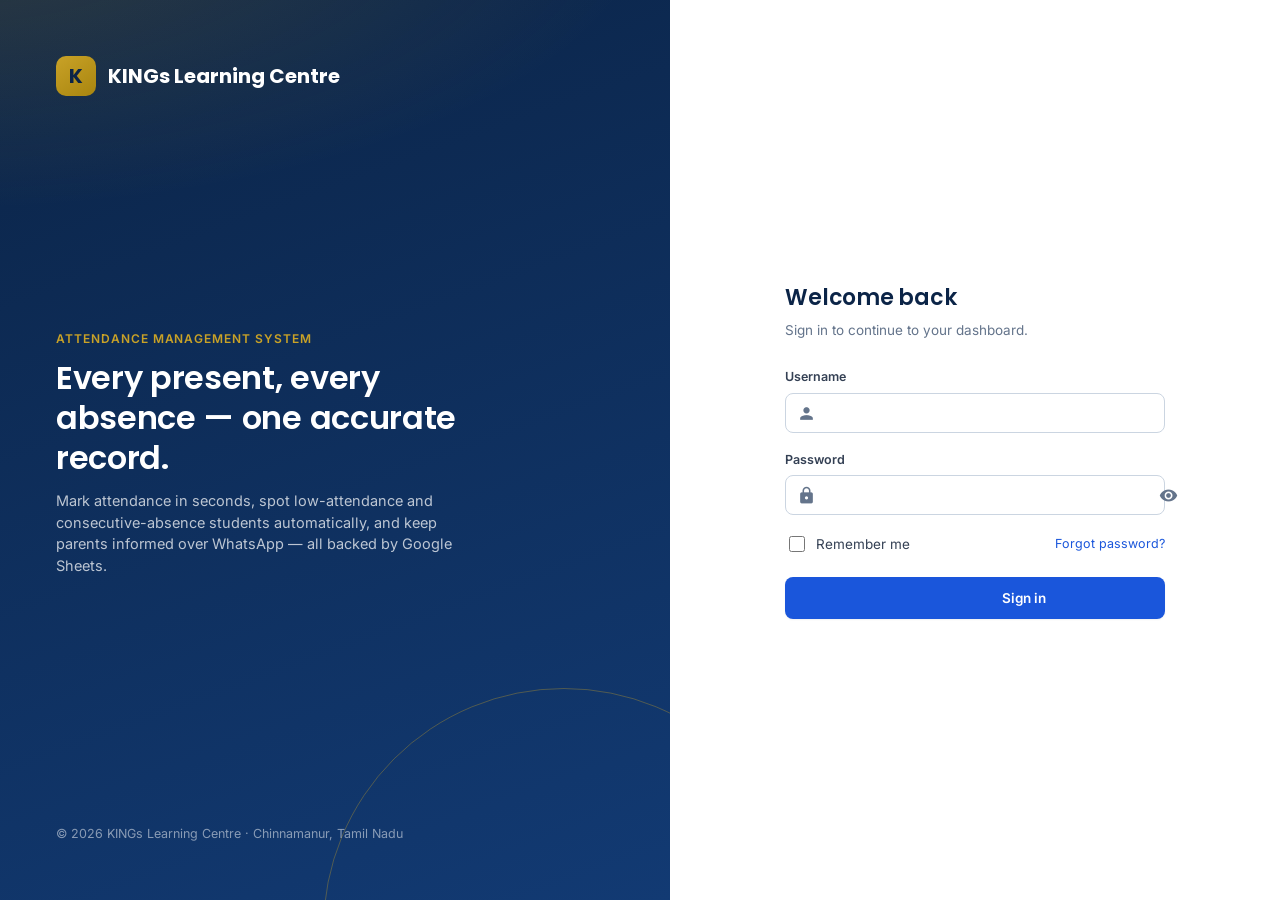
<file: index.html>
<!DOCTYPE html>
<html lang="en">
<head>
<meta charset="UTF-8">
<title>KINGs Learning Centre — Attendance</title>
<meta name="viewport" content="width=device-width, initial-scale=1.0">
<script src="script.js"></script>
<script>
  // Simple entry gate: send the user to the right page.
  (function () {
    const token = Session.getToken();
    location.replace(token ? 'dashboard.html' : 'login.html');
  })();
</script>
</head>
<body>
</body>
</html>
</file>
<file: style.css>
/* =========================================================================
   KINGs Learning Centre — Attendance Management System
   style.css — design tokens + shared components

   Palette (regal blue + gold, on a clean white ERP surface):
     --navy-900  #0b2447   primary dark / sidebar
     --navy-700  #123a73   secondary dark
     --blue-600  #1a56db   primary action
     --blue-50   #eaf0fd   tints / hover
     --gold-500  #c9a227   signature accent (the "Kings" crest colour)
     --gold-100  #f6ecc9
     --bg        #f4f6fb   app background
     --surface   #ffffff
     --ink-900   #101828   primary text
     --ink-500   #64748b   secondary text
     --ink-300   #cbd5e1   borders
     --success   #12b76a
     --danger    #e4483b
     --warning   #f79009
   ========================================================================= */

@import url('https://fonts.googleapis.com/css2?family=Poppins:wght@500;600;700&family=Inter:wght@400;500;600;700&display=swap');

:root {
  --navy-900: #0b2447;
  --navy-800: #0e2f5a;
  --navy-700: #123a73;
  --blue-600: #1a56db;
  --blue-500: #2f6fef;
  --blue-50: #eaf0fd;
  --gold-500: #c9a227;
  --gold-600: #a8850f;
  --gold-100: #f6ecc9;
  --bg: #f4f6fb;
  --surface: #ffffff;
  --ink-900: #101828;
  --ink-700: #344054;
  --ink-500: #64748b;
  --ink-300: #cbd5e1;
  --ink-100: #eef1f6;
  --success: #12b76a;
  --success-bg: #e7f8ef;
  --danger: #e4483b;
  --danger-bg: #fdeceb;
  --warning: #f79009;
  --warning-bg: #fef3e2;
  --radius: 12px;
  --radius-sm: 8px;
  --shadow-sm: 0 1px 2px rgba(16, 24, 40, 0.06);
  --shadow-md: 0 4px 16px rgba(16, 24, 40, 0.08);
  --shadow-lg: 0 12px 32px rgba(11, 36, 71, 0.14);
  --sidebar-w: 248px;
  --topbar-h: 68px;
}

* { box-sizing: border-box; }
html, body { height: 100%; }
body {
  margin: 0;
  background: var(--bg);
  color: var(--ink-900);
  font-family: 'Inter', -apple-system, BlinkMacSystemFont, 'Segoe UI', sans-serif;
  font-size: 14px;
  line-height: 1.5;
  -webkit-font-smoothing: antialiased;
}
h1, h2, h3, h4, .display {
  font-family: 'Poppins', 'Inter', sans-serif;
  color: var(--navy-900);
  margin: 0;
  font-weight: 600;
  letter-spacing: -0.01em;
}
a { color: var(--blue-600); text-decoration: none; }
button { font-family: inherit; }
::selection { background: var(--gold-100); }

/* ---- Scrollbar ---------------------------------------------------------- */
::-webkit-scrollbar { width: 8px; height: 8px; }
::-webkit-scrollbar-thumb { background: var(--ink-300); border-radius: 8px; }

/* ---- Utility ------------------------------------------------------------ */
.hidden { display: none !important; }
.flex { display: flex; }
.flex-1 { flex: 1; }
.row { display: flex; align-items: center; gap: 10px; }
.row.wrap { flex-wrap: wrap; }
.gap-8 { gap: 8px; } .gap-12 { gap: 12px; } .gap-16 { gap: 16px; }
.muted { color: var(--ink-500); }
.text-sm { font-size: 12.5px; }
.mt-8 { margin-top: 8px; } .mt-16 { margin-top: 16px; } .mt-24 { margin-top: 24px; }
.mb-8 { margin-bottom: 8px; } .mb-16 { margin-bottom: 16px; } .mb-24 { margin-bottom: 24px; }
.w-full { width: 100%; }
.text-right { text-align: right; }
.text-center { text-align: center; }

.material-icons { font-size: 20px; line-height: 1; vertical-align: middle; }

/* =========================================================================
   LOGIN PAGE
   ========================================================================= */
.login-shell {
  min-height: 100vh;
  display: grid;
  grid-template-columns: 1.1fr 1fr;
  background: var(--navy-900);
}
.login-brand {
  position: relative;
  padding: 56px;
  color: #fff;
  display: flex;
  flex-direction: column;
  justify-content: space-between;
  background:
    radial-gradient(1200px 500px at -10% -10%, rgba(201,162,39,0.20), transparent 60%),
    linear-gradient(160deg, var(--navy-900) 0%, var(--navy-700) 100%);
  overflow: hidden;
}
.login-brand::after {
  content: '';
  position: absolute; inset: auto -20% -30% auto;
  width: 480px; height: 480px; border-radius: 50%;
  border: 1px solid rgba(201,162,39,0.35);
}
.login-crest {
  display: flex; align-items: center; gap: 12px; font-family: 'Poppins', sans-serif; font-weight: 700; font-size: 20px;
}
.login-crest .crest-icon {
  width: 40px; height: 40px; border-radius: 10px;
  background: linear-gradient(145deg, var(--gold-500), var(--gold-600));
  display: flex; align-items: center; justify-content: center; color: var(--navy-900); font-size: 20px;
}
.login-tagline { max-width: 420px; z-index: 1; }
.login-tagline .eyebrow { color: var(--gold-500); font-weight: 600; letter-spacing: 0.08em; font-size: 12px; text-transform: uppercase; }
.login-tagline h1 { color: #fff; font-size: 32px; line-height: 1.25; margin-top: 10px; }
.login-tagline p { color: rgba(255,255,255,0.72); margin-top: 12px; font-size: 14.5px; }
.login-foot { z-index: 1; color: rgba(255,255,255,0.5); font-size: 12.5px; }

.login-panel { display: flex; align-items: center; justify-content: center; background: var(--surface); padding: 24px; }
.login-card { width: 100%; max-width: 380px; }
.login-card h2 { font-size: 22px; }
.login-card .sub { color: var(--ink-500); margin-top: 6px; margin-bottom: 28px; font-size: 13.5px; }

.field { margin-bottom: 18px; }
.field label { display: block; font-size: 12.5px; font-weight: 600; color: var(--ink-700); margin-bottom: 6px; }
.field .input-wrap { position: relative; }
.field .input-wrap .material-icons { position: absolute; left: 12px; top: 50%; transform: translateY(-50%); color: var(--ink-500); font-size: 19px; }
.input, select.input, textarea.input {
  width: 100%; padding: 11px 14px; border: 1.5px solid var(--ink-300); border-radius: var(--radius-sm);
  font-size: 14px; background: var(--surface); color: var(--ink-900); transition: border-color .15s, box-shadow .15s;
}
.field .input-wrap .input { padding-left: 40px; }
.input:focus, select.input:focus, textarea.input:focus {
  outline: none; border-color: var(--blue-500); box-shadow: 0 0 0 3px var(--blue-50);
}
.toggle-visibility { position: absolute; right: 10px; top: 50%; transform: translateY(-50%); background: none; border: none; color: var(--ink-500); cursor: pointer; padding: 4px; }

.checkbox-row { display: flex; align-items: center; gap: 8px; font-size: 13.5px; color: var(--ink-700); }
.checkbox-row input { width: 16px; height: 16px; accent-color: var(--blue-600); }

.btn {
  display: inline-flex; align-items: center; justify-content: center; gap: 8px;
  padding: 11px 18px; border-radius: var(--radius-sm); font-weight: 600; font-size: 13.5px;
  border: 1.5px solid transparent; cursor: pointer; transition: transform .05s ease, background .15s, border-color .15s, box-shadow .15s;
  white-space: nowrap;
}
.btn:active { transform: translateY(1px); }
.btn-primary { background: var(--blue-600); color: #fff; box-shadow: var(--shadow-sm); }
.btn-primary:hover { background: #1748bf; }
.btn-gold { background: linear-gradient(145deg, var(--gold-500), var(--gold-600)); color: var(--navy-900); }
.btn-gold:hover { filter: brightness(1.05); }
.btn-outline { background: var(--surface); color: var(--ink-700); border-color: var(--ink-300); }
.btn-outline:hover { border-color: var(--blue-500); color: var(--blue-600); }
.btn-danger { background: var(--danger-bg); color: var(--danger); }
.btn-danger:hover { background: #fbdedb; }
.btn-ghost { background: transparent; color: var(--ink-700); }
.btn-ghost:hover { background: var(--ink-100); }
.btn-sm { padding: 7px 12px; font-size: 12.5px; }
.btn-block { width: 100%; }
.btn:disabled { opacity: 0.55; cursor: not-allowed; }
.btn .material-icons { font-size: 18px; }

.login-error {
  background: var(--danger-bg); color: var(--danger); border-radius: var(--radius-sm);
  padding: 10px 12px; font-size: 13px; margin-bottom: 16px; display: none;
}
.login-error.show { display: block; }

@media (max-width: 860px) {
  .login-shell { grid-template-columns: 1fr; }
  .login-brand { padding: 32px; min-height: 220px; }
  .login-tagline h1 { font-size: 24px; }
}

/* =========================================================================
   APP SHELL (sidebar + topbar)
   ========================================================================= */
.app-shell { display: flex; min-height: 100vh; }

.sidebar {
  width: var(--sidebar-w); flex-shrink: 0; background: var(--navy-900); color: #fff;
  display: flex; flex-direction: column; position: fixed; top: 0; left: 0; bottom: 0; z-index: 40;
  transition: transform .2s ease;
}
.sidebar-brand { display: flex; align-items: center; gap: 10px; padding: 20px 20px 16px; border-bottom: 1px solid rgba(255,255,255,0.08); }
.sidebar-brand .crest-icon { width: 34px; height: 34px; border-radius: 9px; background: linear-gradient(145deg, var(--gold-500), var(--gold-600)); display: flex; align-items: center; justify-content: center; color: var(--navy-900); font-weight: 700; font-family: 'Poppins',sans-serif; flex-shrink: 0; }
.sidebar-brand .name { font-family: 'Poppins', sans-serif; font-weight: 600; font-size: 14.5px; line-height: 1.3; }
.sidebar-brand .name small { display: block; font-weight: 400; color: rgba(255,255,255,0.55); font-size: 11px; }

.nav { flex: 1; padding: 14px 12px; overflow-y: auto; }
.nav-item {
  display: flex; align-items: center; gap: 12px; padding: 10px 12px; border-radius: var(--radius-sm);
  color: rgba(255,255,255,0.75); font-size: 13.5px; font-weight: 500; cursor: pointer; margin-bottom: 2px;
  border-left: 3px solid transparent; transition: background .15s, color .15s;
}
.nav-item .material-icons { font-size: 20px; }
.nav-item:hover { background: rgba(255,255,255,0.06); color: #fff; }
.nav-item.active { background: rgba(201,162,39,0.14); color: #fff; border-left-color: var(--gold-500); }

.sidebar-foot { padding: 14px 16px; border-top: 1px solid rgba(255,255,255,0.08); }
.sidebar-user { display: flex; align-items: center; gap: 10px; }
.avatar { width: 34px; height: 34px; border-radius: 50%; background: var(--blue-600); color: #fff; display: flex; align-items: center; justify-content: center; font-weight: 600; font-size: 13px; flex-shrink: 0; }
.sidebar-user .u-name { font-size: 13px; font-weight: 600; }
.sidebar-user .u-role { font-size: 11px; color: rgba(255,255,255,0.55); }
.logout-btn { margin-top: 10px; width: 100%; }

.main { margin-left: var(--sidebar-w); flex: 1; min-width: 0; display: flex; flex-direction: column; }

.topbar {
  height: var(--topbar-h); background: var(--surface); border-bottom: 1px solid var(--ink-100);
  display: flex; align-items: center; justify-content: space-between; padding: 0 24px; position: sticky; top: 0; z-index: 30;
}
.topbar h1 { font-size: 19px; }
.topbar .topbar-right { display: flex; align-items: center; gap: 18px; }
.topbar .clock { text-align: right; font-size: 12.5px; color: var(--ink-500); }
.topbar .clock .t { color: var(--ink-900); font-weight: 600; font-size: 13.5px; }
.menu-toggle { display: none; background: none; border: none; cursor: pointer; color: var(--ink-700); }

.page { padding: 24px; max-width: 1400px; width: 100%; margin: 0 auto; }

.sidebar-backdrop { display: none; position: fixed; inset: 0; background: rgba(11,36,71,0.5); z-index: 35; }

@media (max-width: 980px) {
  .sidebar { transform: translateX(-100%); }
  .sidebar.open { transform: translateX(0); }
  .main { margin-left: 0; }
  .menu-toggle { display: inline-flex; }
  .sidebar-backdrop.show { display: block; }
}

/* =========================================================================
   CARDS / STATS
   ========================================================================= */
.card {
  background: var(--surface); border-radius: var(--radius); box-shadow: var(--shadow-sm);
  border: 1px solid var(--ink-100); padding: 20px;
}
.card-title { font-size: 14.5px; font-weight: 600; color: var(--navy-900); margin-bottom: 14px; display: flex; align-items: center; justify-content: space-between; }

.stat-grid { display: grid; grid-template-columns: repeat(5, 1fr); gap: 16px; }
.stat-card {
  background: var(--surface); border-radius: var(--radius); padding: 18px; border: 1px solid var(--ink-100);
  border-top: 3px solid var(--gold-500); box-shadow: var(--shadow-sm); position: relative; overflow: hidden;
}
.stat-card .label { font-size: 12px; color: var(--ink-500); font-weight: 600; text-transform: uppercase; letter-spacing: 0.03em; }
.stat-card .value { font-family: 'Poppins', sans-serif; font-size: 28px; font-weight: 700; color: var(--navy-900); margin-top: 6px; }
.stat-card .icon { position: absolute; right: 14px; top: 14px; width: 38px; height: 38px; border-radius: 10px; background: var(--blue-50); color: var(--blue-600); display: flex; align-items: center; justify-content: center; }
.stat-card.present .icon { background: var(--success-bg); color: var(--success); }
.stat-card.absent .icon { background: var(--danger-bg); color: var(--danger); }
.stat-card.na .icon { background: var(--warning-bg); color: var(--warning); }

@media (max-width: 1200px) { .stat-grid { grid-template-columns: repeat(3, 1fr); } }
@media (max-width: 700px) { .stat-grid { grid-template-columns: repeat(2, 1fr); } }

.chart-grid { display: grid; grid-template-columns: 1.3fr 1fr; gap: 16px; margin-top: 16px; }
.chart-card canvas { max-height: 280px; }
@media (max-width: 980px) { .chart-grid { grid-template-columns: 1fr; } }

.quick-actions { display: flex; gap: 12px; flex-wrap: wrap; margin-top: 16px; }
.quick-actions .btn { flex: 1; min-width: 160px; }

/* =========================================================================
   TABLES
   ========================================================================= */
.table-wrap { overflow-x: auto; border-radius: var(--radius); border: 1px solid var(--ink-100); }
table.data-table { width: 100%; border-collapse: collapse; background: var(--surface); font-size: 13.5px; }
table.data-table thead th {
  background: var(--navy-900); color: #fff; text-align: left; padding: 12px 14px; font-weight: 600;
  font-size: 12.5px; text-transform: uppercase; letter-spacing: 0.03em; white-space: nowrap; position: sticky; top: 0;
}
table.data-table tbody td { padding: 11px 14px; border-bottom: 1px solid var(--ink-100); color: var(--ink-700); white-space: nowrap; }
table.data-table tbody tr:nth-child(even) { background: #fafbfd; }
table.data-table tbody tr:hover { background: var(--blue-50); }
table.data-table tbody tr:last-child td { border-bottom: none; }
.table-empty { padding: 40px 20px; text-align: center; color: var(--ink-500); }
.table-empty .material-icons { font-size: 40px; color: var(--ink-300); margin-bottom: 8px; }

.badge { display: inline-flex; align-items: center; gap: 4px; padding: 4px 10px; border-radius: 999px; font-size: 11.5px; font-weight: 700; text-transform: uppercase; letter-spacing: 0.02em; }
.badge-present { background: var(--success-bg); color: var(--success); }
.badge-absent { background: var(--danger-bg); color: var(--danger); }
.badge-na { background: var(--warning-bg); color: var(--warning); }
.badge-admin { background: var(--gold-100); color: var(--gold-600); }
.badge-staff { background: var(--blue-50); color: var(--blue-600); }
.badge-active { background: var(--success-bg); color: var(--success); }
.badge-inactive { background: var(--ink-100); color: var(--ink-500); }

/* =========================================================================
   FORMS / FILTER BARS / TOOLBAR
   ========================================================================= */
.toolbar { display: flex; gap: 12px; flex-wrap: wrap; align-items: center; margin-bottom: 16px; }
.toolbar .search-box { position: relative; flex: 1; min-width: 220px; }
.toolbar .search-box .material-icons { position: absolute; left: 12px; top: 50%; transform: translateY(-50%); color: var(--ink-500); }
.toolbar .search-box input { padding-left: 40px; }
.filter-select { min-width: 140px; }

.form-grid { display: grid; grid-template-columns: repeat(2, 1fr); gap: 16px 20px; }
@media (max-width: 700px) { .form-grid { grid-template-columns: 1fr; } }

/* =========================================================================
   ATTENDANCE MARKING GRID
   ========================================================================= */
.attendance-list { display: flex; flex-direction: column; gap: 8px; margin-top: 12px; }
.attendance-row {
  display: flex; align-items: center; gap: 16px; padding: 12px 16px; border: 1px solid var(--ink-100);
  border-radius: var(--radius-sm); background: var(--surface);
}
.attendance-row .a-name { flex: 1; font-weight: 600; color: var(--ink-900); font-size: 13.5px; }
.attendance-row .a-sub { font-size: 12px; color: var(--ink-500); }
.status-toggle { display: flex; gap: 6px; }
.status-btn {
  padding: 7px 14px; border-radius: 999px; border: 1.5px solid var(--ink-300); background: var(--surface);
  color: var(--ink-500); font-size: 12px; font-weight: 700; cursor: pointer; text-transform: uppercase; letter-spacing: 0.02em;
  transition: all .12s;
}
.status-btn.present.active { background: var(--success); border-color: var(--success); color: #fff; }
.status-btn.absent.active { background: var(--danger); border-color: var(--danger); color: #fff; }
.status-btn.na.active { background: var(--warning); border-color: var(--warning); color: #fff; }
.status-btn:hover { filter: brightness(0.97); }

/* =========================================================================
   MODAL / TOAST / LOADING
   ========================================================================= */
.modal-backdrop {
  position: fixed; inset: 0; background: rgba(11,36,71,0.45); display: flex; align-items: center; justify-content: center;
  z-index: 100; padding: 20px;
}
.modal { background: var(--surface); border-radius: var(--radius); width: 100%; max-width: 460px; box-shadow: var(--shadow-lg); overflow: hidden; }
.modal-head { padding: 18px 22px; border-bottom: 1px solid var(--ink-100); display: flex; align-items: center; justify-content: space-between; }
.modal-body { padding: 20px 22px; }
.modal-foot { padding: 16px 22px; border-top: 1px solid var(--ink-100); display: flex; justify-content: flex-end; gap: 10px; }
.modal-close { background: none; border: none; cursor: pointer; color: var(--ink-500); }

.toast-stack { position: fixed; top: 20px; right: 20px; z-index: 200; display: flex; flex-direction: column; gap: 10px; max-width: 340px; }
.toast {
  background: var(--navy-900); color: #fff; padding: 13px 16px; border-radius: var(--radius-sm); font-size: 13.5px;
  box-shadow: var(--shadow-lg); display: flex; align-items: center; gap: 10px; animation: toast-in .2s ease;
}
.toast.success { background: var(--success); }
.toast.error { background: var(--danger); }
.toast.warning { background: var(--warning); color: #3a2600; }
@keyframes toast-in { from { opacity: 0; transform: translateY(-8px); } to { opacity: 1; transform: translateY(0); } }

.loading-overlay {
  position: fixed; inset: 0; background: rgba(244,246,251,0.75); z-index: 300; display: flex; align-items: center; justify-content: center;
  flex-direction: column; gap: 12px;
}
.spinner { width: 38px; height: 38px; border: 3.5px solid var(--ink-300); border-top-color: var(--blue-600); border-radius: 50%; animation: spin .8s linear infinite; }
@keyframes spin { to { transform: rotate(360deg); } }
.loading-overlay .msg { color: var(--navy-900); font-weight: 600; font-size: 13.5px; }
.inline-spinner { width: 16px; height: 16px; border: 2.5px solid rgba(255,255,255,0.4); border-top-color: #fff; border-radius: 50%; animation: spin .7s linear infinite; display: inline-block; }

/* =========================================================================
   REPORT TABS
   ========================================================================= */
.tab-bar { display: flex; gap: 4px; background: var(--ink-100); padding: 4px; border-radius: 10px; overflow-x: auto; }
.tab-btn { padding: 9px 16px; border-radius: 8px; border: none; background: transparent; color: var(--ink-700); font-weight: 600; font-size: 12.5px; cursor: pointer; white-space: nowrap; }
.tab-btn.active { background: var(--surface); color: var(--navy-900); box-shadow: var(--shadow-sm); }

.empty-state { text-align: center; padding: 60px 20px; color: var(--ink-500); }
.empty-state .material-icons { font-size: 52px; color: var(--ink-300); }
.empty-state h3 { color: var(--ink-700); margin-top: 10px; }

.section-title { font-size: 16px; margin-bottom: 4px; }
.section-sub { color: var(--ink-500); font-size: 13px; margin-bottom: 16px; }

.divider { height: 1px; background: var(--ink-100); margin: 20px 0; }

.legend-note { display: flex; align-items: flex-start; gap: 10px; background: var(--blue-50); color: var(--navy-900); padding: 12px 14px; border-radius: var(--radius-sm); font-size: 12.5px; }
.legend-note .material-icons { color: var(--blue-600); }

@media print {
  .sidebar, .topbar, .toolbar, .no-print { display: none !important; }
  .main { margin-left: 0; }
  body { background: #fff; }
}
</file>
